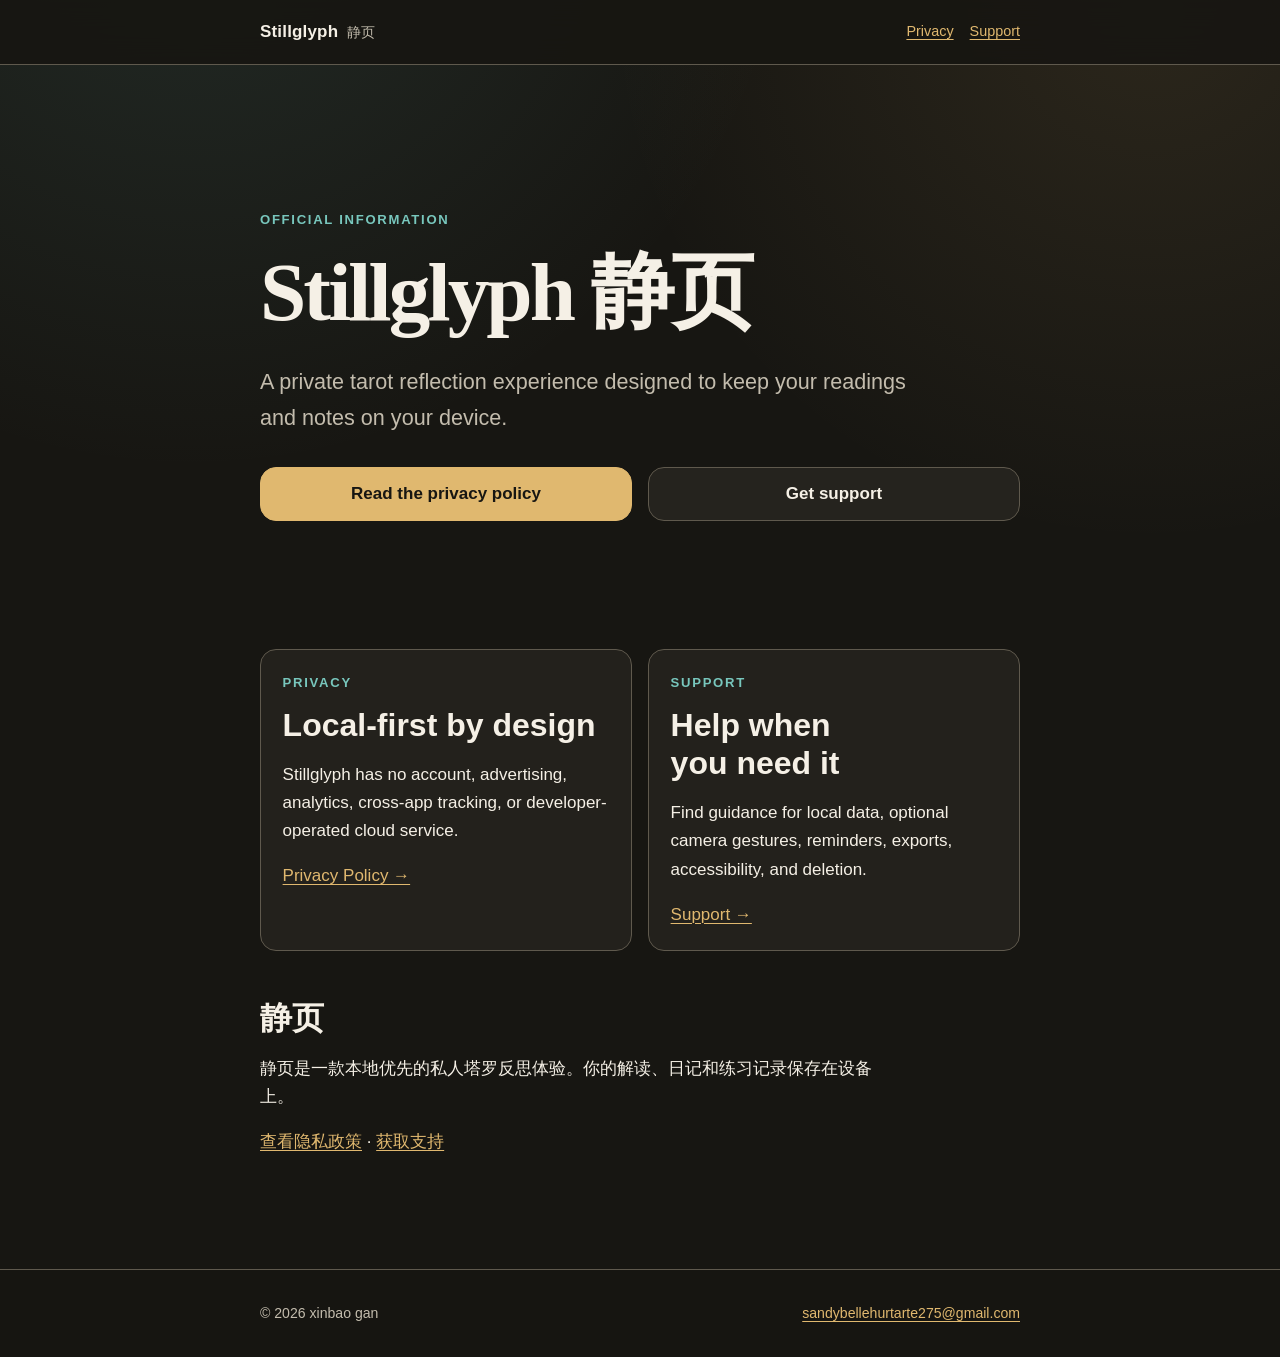
<file: index.html>
<!DOCTYPE html>
<html lang="en">
<head>
  <meta charset="utf-8">
  <meta name="viewport" content="width=device-width, initial-scale=1">
  <meta name="description" content="Official privacy and support information for Stillglyph / 静页.">
  <title>Stillglyph / 静页</title>
  <link rel="stylesheet" href="./styles.css">
</head>
<body>
  <a class="skip-link" href="#content">Skip to content</a>
  <header class="site-header">
    <div class="header-inner">
      <a class="brand" href="./">Stillglyph <span lang="zh-Hans">静页</span></a>
      <nav aria-label="Primary navigation">
        <a href="./privacy/">Privacy</a>
        <a href="./support/">Support</a>
      </nav>
    </div>
  </header>

  <main id="content">
    <section class="hero">
      <p class="eyebrow">Official information</p>
      <h1>Stillglyph <span lang="zh-Hans">静页</span></h1>
      <p class="lede">A private tarot reflection experience designed to keep your readings and notes on your device.</p>
      <div class="actions">
        <a class="action" href="./privacy/">Read the privacy policy</a>
        <a class="action secondary" href="./support/">Get support</a>
      </div>
    </section>

    <section class="card-grid" aria-label="Site information">
      <article class="card">
        <p class="eyebrow">Privacy</p>
        <h2>Local-first by design</h2>
        <p>Stillglyph has no account, advertising, analytics, cross-app tracking, or developer-operated cloud service.</p>
        <p><a href="./privacy/">Privacy Policy →</a></p>
      </article>
      <article class="card">
        <p class="eyebrow">Support</p>
        <h2>Help when you need it</h2>
        <p>Find guidance for local data, optional camera gestures, reminders, exports, accessibility, and deletion.</p>
        <p><a href="./support/">Support →</a></p>
      </article>
    </section>

    <section lang="zh-Hans">
      <h2>静页</h2>
      <p>静页是一款本地优先的私人塔罗反思体验。你的解读、日记和练习记录保存在设备上。</p>
      <p><a href="./privacy/#zh-hans">查看隐私政策</a> · <a href="./support/#zh-hans">获取支持</a></p>
    </section>
  </main>

  <footer class="site-footer">
    <div class="footer-inner">
      <p>© 2026 xinbao gan</p>
      <p><a href="mailto:sandybellehurtarte275@gmail.com">sandybellehurtarte275@gmail.com</a></p>
    </div>
  </footer>
</body>
</html>
</file>
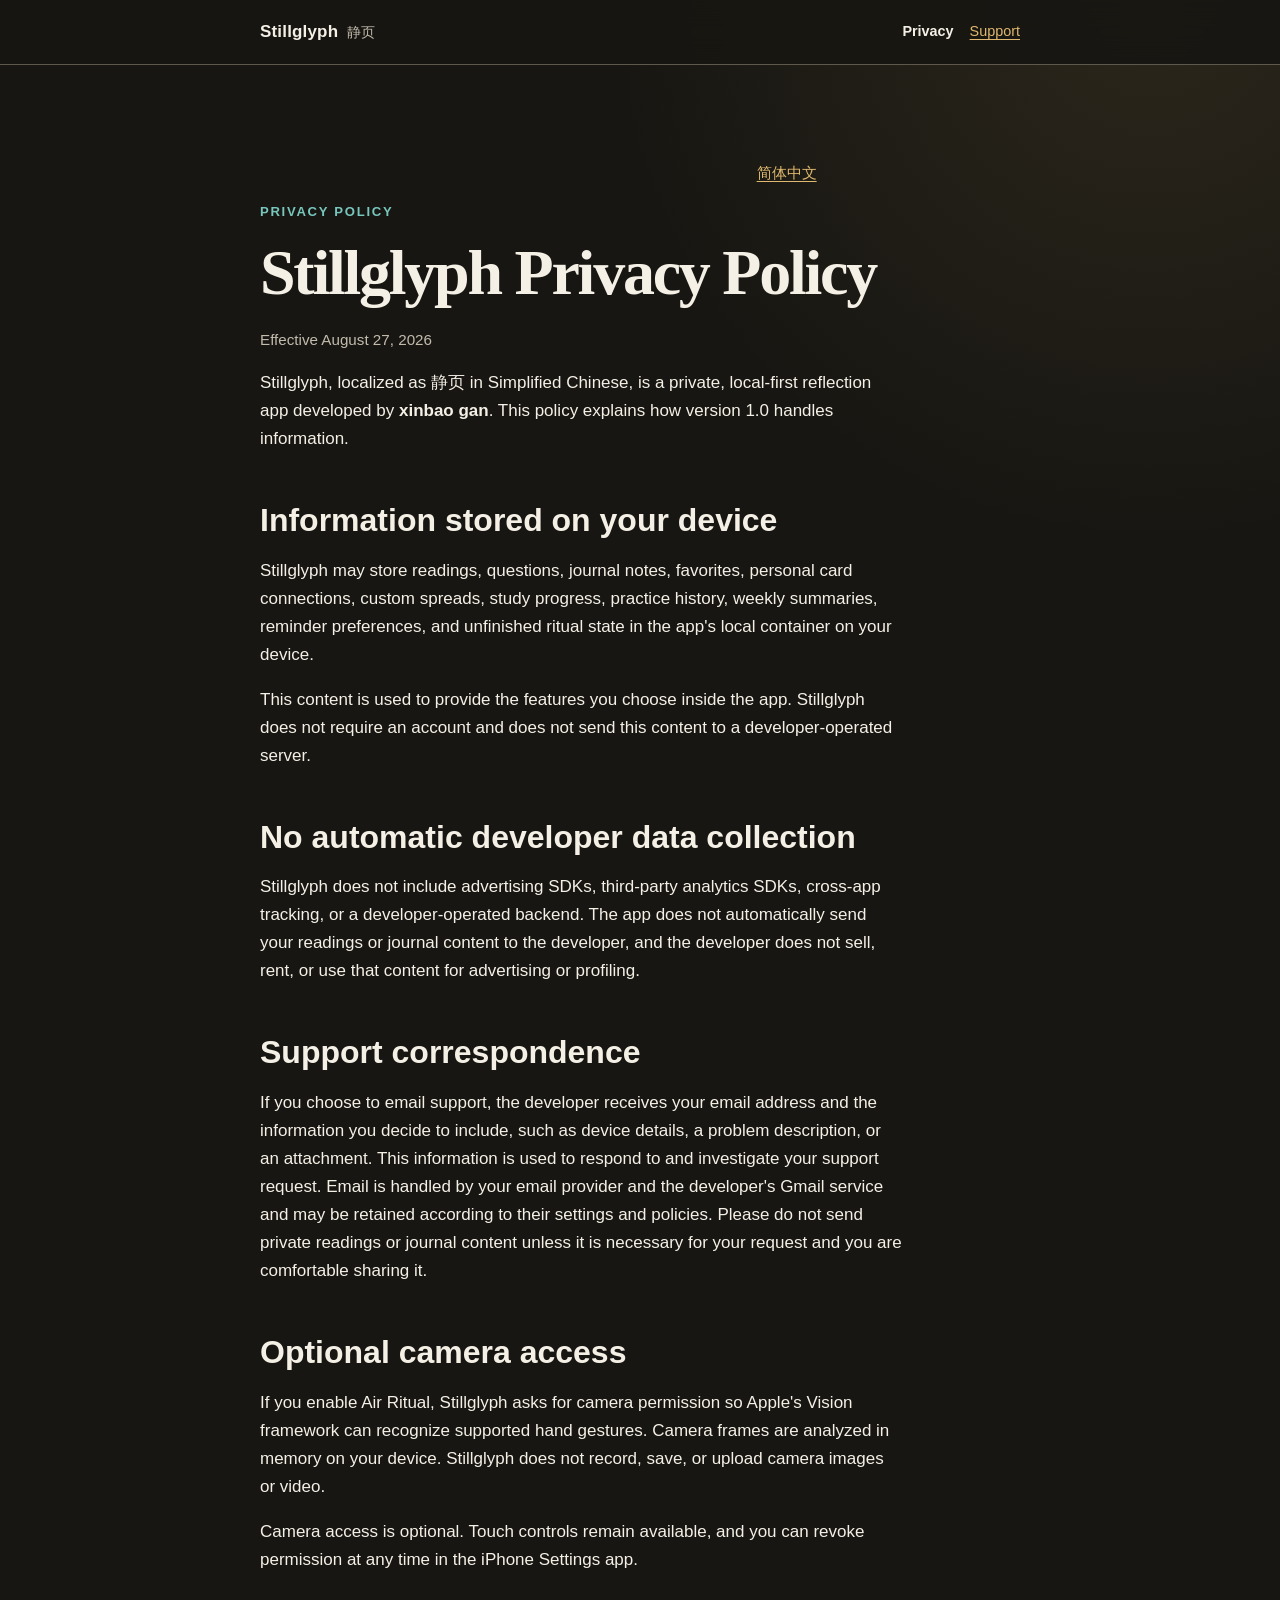
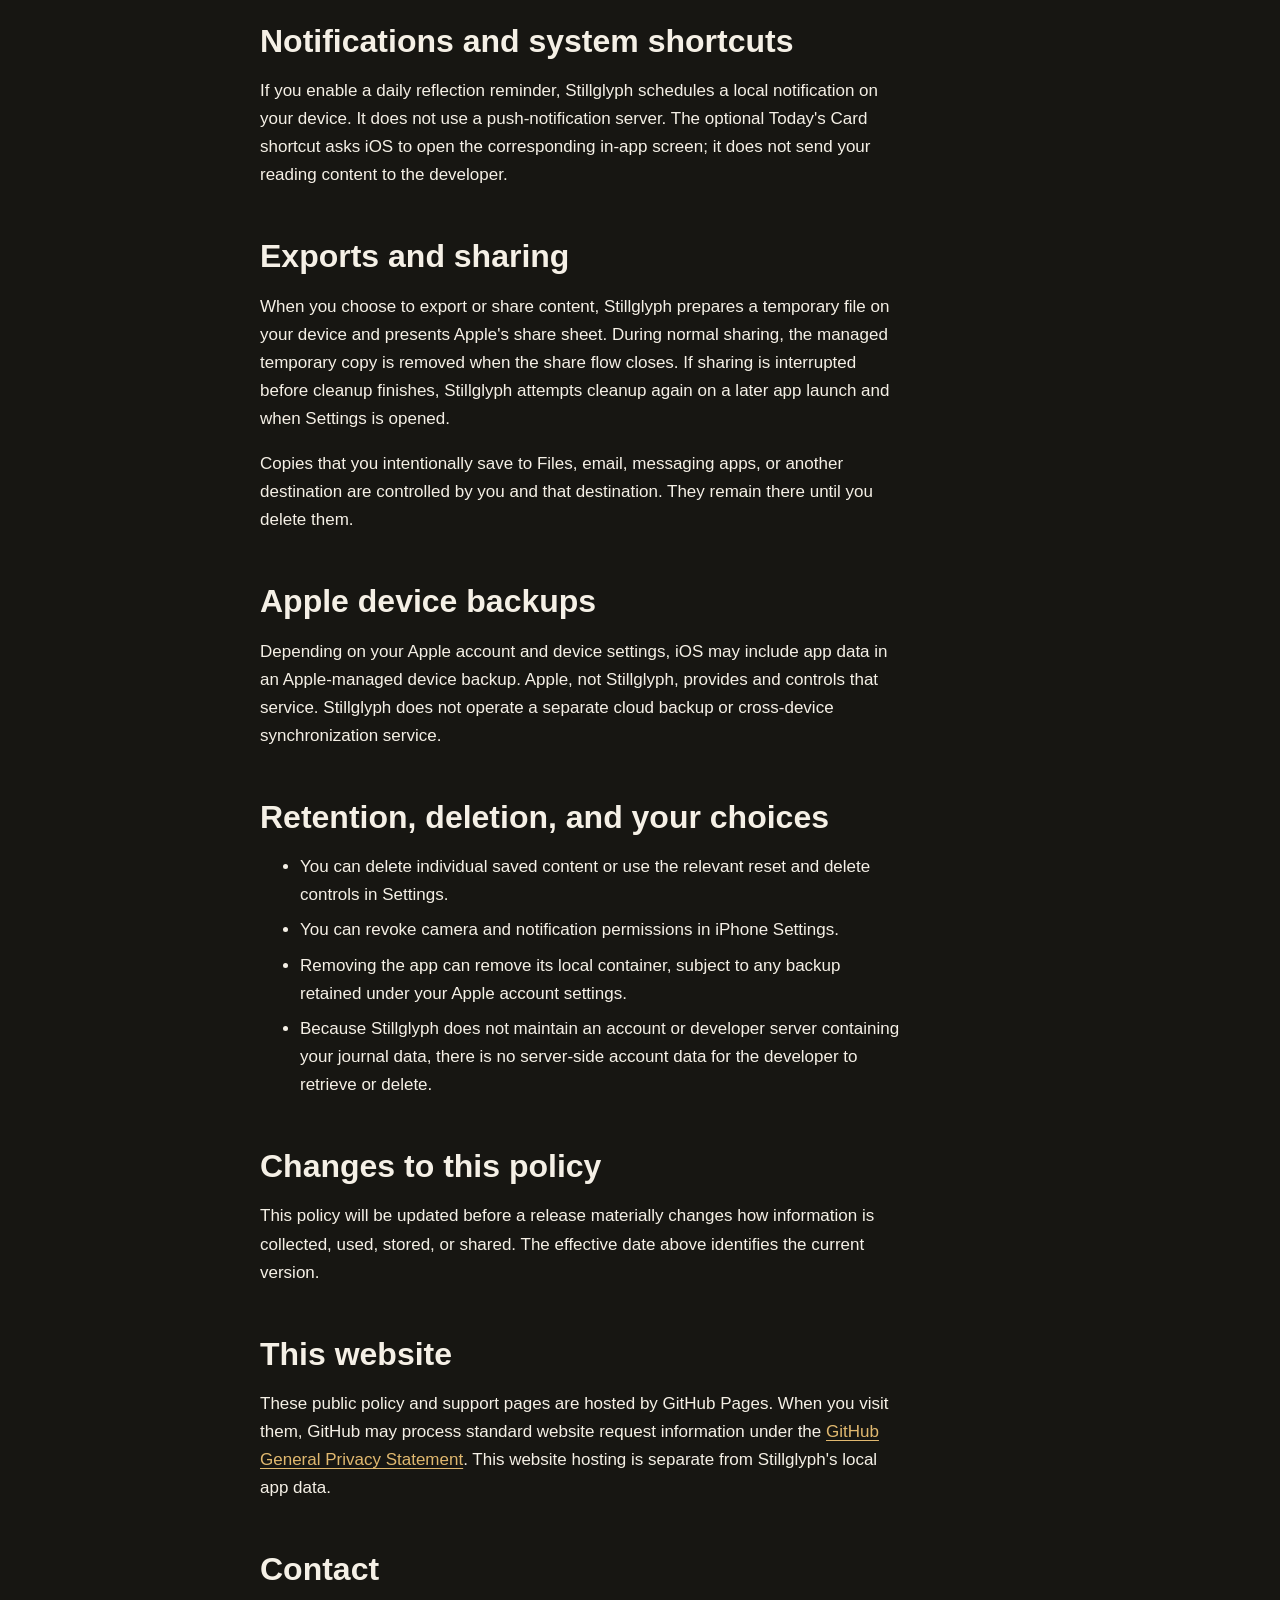
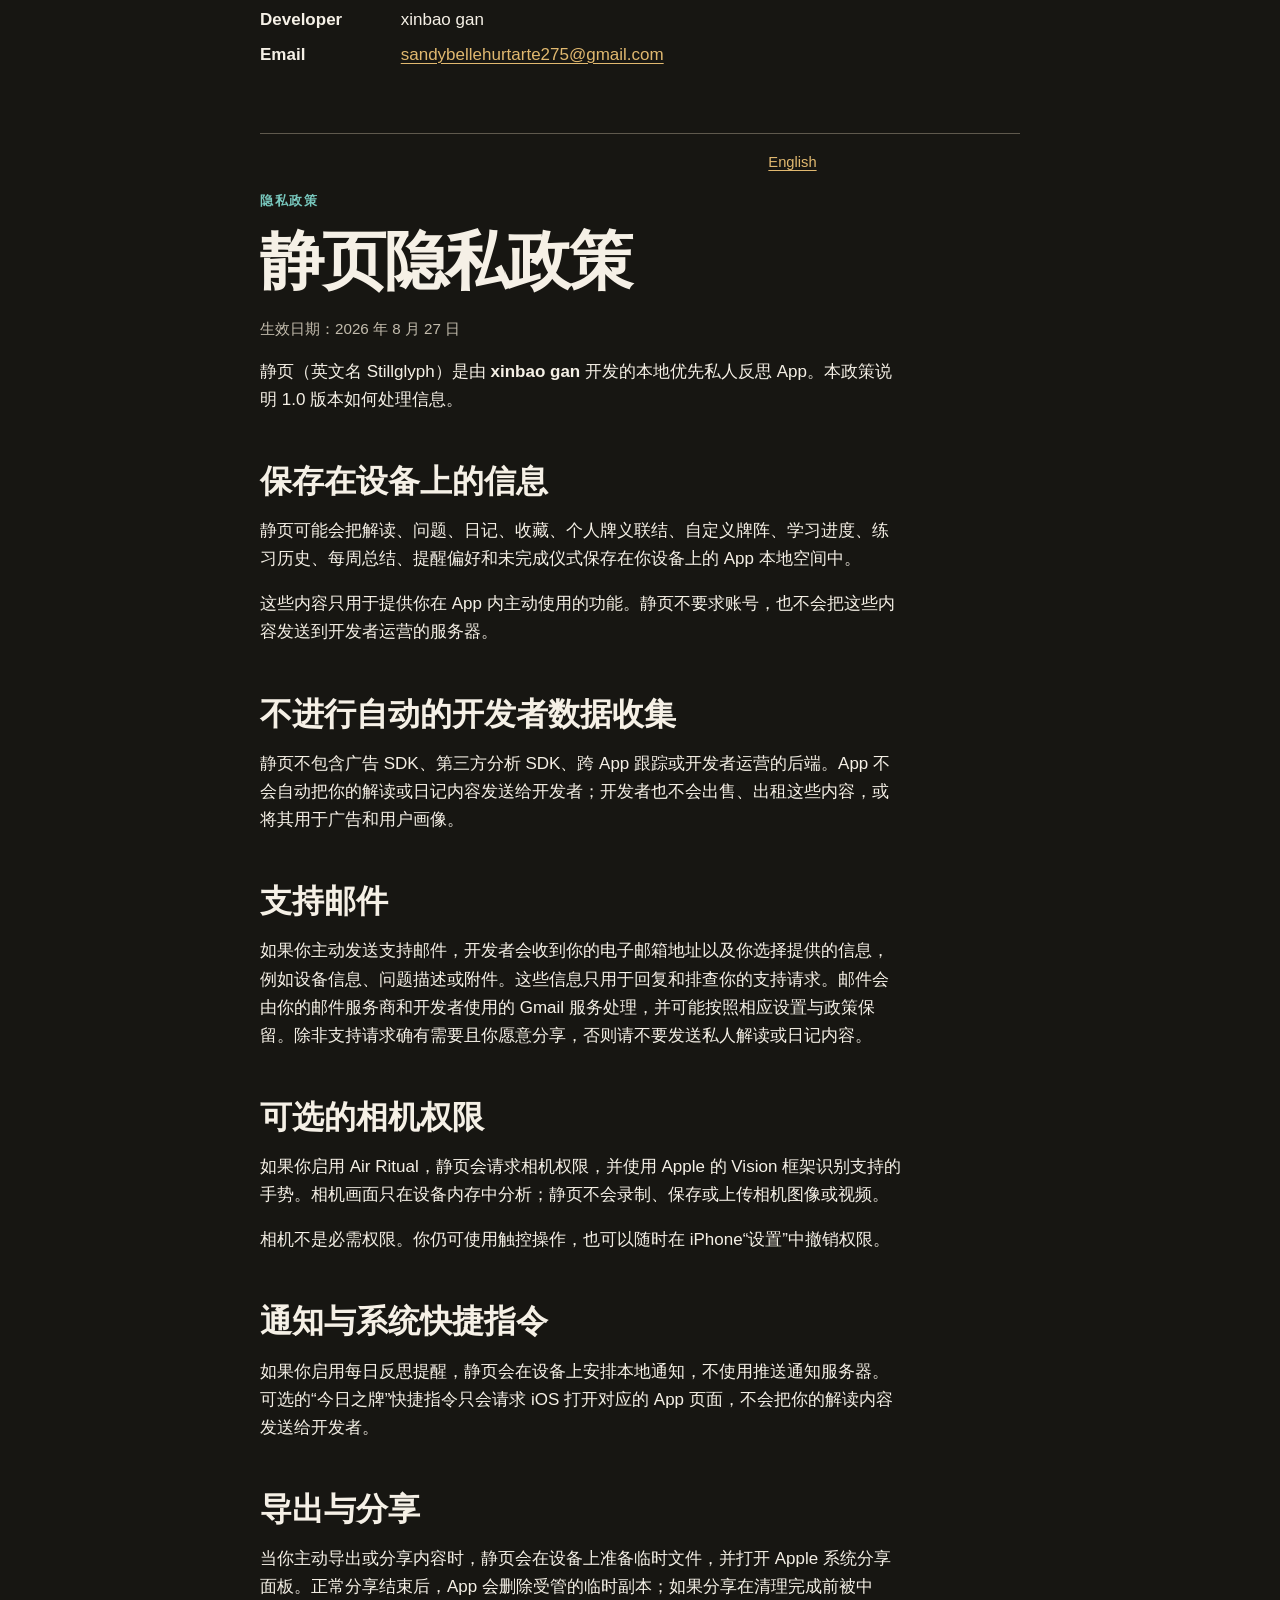
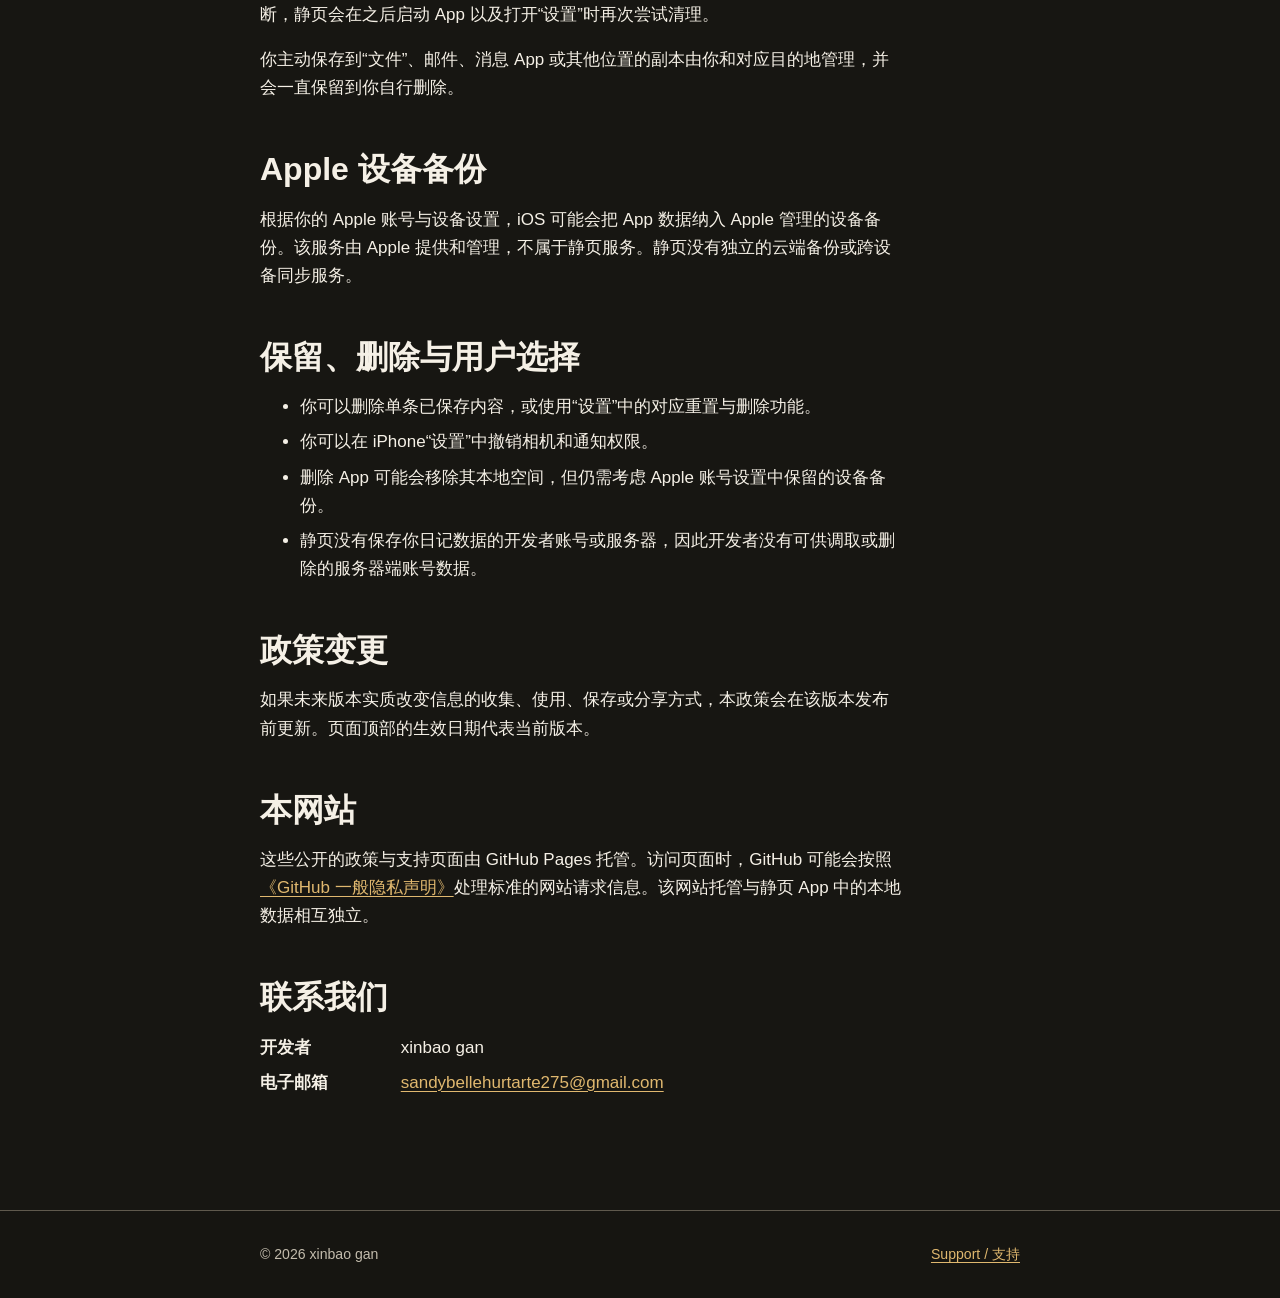
<file: privacy/index.html>
<!DOCTYPE html>
<html lang="en">
<head>
  <meta charset="utf-8">
  <meta name="viewport" content="width=device-width, initial-scale=1">
  <meta name="description" content="Privacy Policy for Stillglyph / 静页.">
  <title>Privacy Policy — Stillglyph / 静页</title>
  <link rel="stylesheet" href="../styles.css">
</head>
<body>
  <a class="skip-link" href="#content">Skip to content</a>
  <header class="site-header">
    <div class="header-inner">
      <a class="brand" href="../">Stillglyph <span lang="zh-Hans">静页</span></a>
      <nav aria-label="Primary navigation">
        <a href="./" aria-current="page">Privacy</a>
        <a href="../support/">Support</a>
      </nav>
    </div>
  </header>

  <main id="content" class="document">
    <section id="en" aria-labelledby="privacy-en">
      <p class="language-jump"><a href="#zh-hans" lang="zh-Hans">简体中文</a></p>
      <p class="eyebrow">Privacy Policy</p>
      <h1 id="privacy-en">Stillglyph Privacy Policy</h1>
      <p class="updated">Effective August 27, 2026</p>
      <p>Stillglyph, localized as <span lang="zh-Hans">静页</span> in Simplified Chinese, is a private, local-first reflection app developed by <strong>xinbao gan</strong>. This policy explains how version 1.0 handles information.</p>

      <h2>Information stored on your device</h2>
      <p>Stillglyph may store readings, questions, journal notes, favorites, personal card connections, custom spreads, study progress, practice history, weekly summaries, reminder preferences, and unfinished ritual state in the app's local container on your device.</p>
      <p>This content is used to provide the features you choose inside the app. Stillglyph does not require an account and does not send this content to a developer-operated server.</p>

      <h2>No automatic developer data collection</h2>
      <p>Stillglyph does not include advertising SDKs, third-party analytics SDKs, cross-app tracking, or a developer-operated backend. The app does not automatically send your readings or journal content to the developer, and the developer does not sell, rent, or use that content for advertising or profiling.</p>

      <h2>Support correspondence</h2>
      <p>If you choose to email support, the developer receives your email address and the information you decide to include, such as device details, a problem description, or an attachment. This information is used to respond to and investigate your support request. Email is handled by your email provider and the developer's Gmail service and may be retained according to their settings and policies. Please do not send private readings or journal content unless it is necessary for your request and you are comfortable sharing it.</p>

      <h2>Optional camera access</h2>
      <p>If you enable Air Ritual, Stillglyph asks for camera permission so Apple's Vision framework can recognize supported hand gestures. Camera frames are analyzed in memory on your device. Stillglyph does not record, save, or upload camera images or video.</p>
      <p>Camera access is optional. Touch controls remain available, and you can revoke permission at any time in the iPhone Settings app.</p>

      <h2>Notifications and system shortcuts</h2>
      <p>If you enable a daily reflection reminder, Stillglyph schedules a local notification on your device. It does not use a push-notification server. The optional Today's Card shortcut asks iOS to open the corresponding in-app screen; it does not send your reading content to the developer.</p>

      <h2>Exports and sharing</h2>
      <p>When you choose to export or share content, Stillglyph prepares a temporary file on your device and presents Apple's share sheet. During normal sharing, the managed temporary copy is removed when the share flow closes. If sharing is interrupted before cleanup finishes, Stillglyph attempts cleanup again on a later app launch and when Settings is opened.</p>
      <p>Copies that you intentionally save to Files, email, messaging apps, or another destination are controlled by you and that destination. They remain there until you delete them.</p>

      <h2>Apple device backups</h2>
      <p>Depending on your Apple account and device settings, iOS may include app data in an Apple-managed device backup. Apple, not Stillglyph, provides and controls that service. Stillglyph does not operate a separate cloud backup or cross-device synchronization service.</p>

      <h2>Retention, deletion, and your choices</h2>
      <ul>
        <li>You can delete individual saved content or use the relevant reset and delete controls in Settings.</li>
        <li>You can revoke camera and notification permissions in iPhone Settings.</li>
        <li>Removing the app can remove its local container, subject to any backup retained under your Apple account settings.</li>
        <li>Because Stillglyph does not maintain an account or developer server containing your journal data, there is no server-side account data for the developer to retrieve or delete.</li>
      </ul>

      <h2>Changes to this policy</h2>
      <p>This policy will be updated before a release materially changes how information is collected, used, stored, or shared. The effective date above identifies the current version.</p>

      <h2>This website</h2>
      <p>These public policy and support pages are hosted by GitHub Pages. When you visit them, GitHub may process standard website request information under the <a href="https://docs.github.com/en/site-policy/privacy-policies/github-general-privacy-statement">GitHub General Privacy Statement</a>. This website hosting is separate from Stillglyph's local app data.</p>

      <h2>Contact</h2>
      <ul class="contact-list">
        <li><strong>Developer</strong> xinbao gan</li>
        <li><strong>Email</strong> <a href="mailto:sandybellehurtarte275@gmail.com">sandybellehurtarte275@gmail.com</a></li>
      </ul>
    </section>

    <section id="zh-hans" lang="zh-Hans" aria-labelledby="privacy-zh">
      <p class="language-jump"><a href="#en" lang="en">English</a></p>
      <p class="eyebrow">隐私政策</p>
      <h1 id="privacy-zh">静页隐私政策</h1>
      <p class="updated">生效日期：2026 年 8 月 27 日</p>
      <p>静页（英文名 Stillglyph）是由 <strong>xinbao gan</strong> 开发的本地优先私人反思 App。本政策说明 1.0 版本如何处理信息。</p>

      <h2>保存在设备上的信息</h2>
      <p>静页可能会把解读、问题、日记、收藏、个人牌义联结、自定义牌阵、学习进度、练习历史、每周总结、提醒偏好和未完成仪式保存在你设备上的 App 本地空间中。</p>
      <p>这些内容只用于提供你在 App 内主动使用的功能。静页不要求账号，也不会把这些内容发送到开发者运营的服务器。</p>

      <h2>不进行自动的开发者数据收集</h2>
      <p>静页不包含广告 SDK、第三方分析 SDK、跨 App 跟踪或开发者运营的后端。App 不会自动把你的解读或日记内容发送给开发者；开发者也不会出售、出租这些内容，或将其用于广告和用户画像。</p>

      <h2>支持邮件</h2>
      <p>如果你主动发送支持邮件，开发者会收到你的电子邮箱地址以及你选择提供的信息，例如设备信息、问题描述或附件。这些信息只用于回复和排查你的支持请求。邮件会由你的邮件服务商和开发者使用的 Gmail 服务处理，并可能按照相应设置与政策保留。除非支持请求确有需要且你愿意分享，否则请不要发送私人解读或日记内容。</p>

      <h2>可选的相机权限</h2>
      <p>如果你启用 Air Ritual，静页会请求相机权限，并使用 Apple 的 Vision 框架识别支持的手势。相机画面只在设备内存中分析；静页不会录制、保存或上传相机图像或视频。</p>
      <p>相机不是必需权限。你仍可使用触控操作，也可以随时在 iPhone“设置”中撤销权限。</p>

      <h2>通知与系统快捷指令</h2>
      <p>如果你启用每日反思提醒，静页会在设备上安排本地通知，不使用推送通知服务器。可选的“今日之牌”快捷指令只会请求 iOS 打开对应的 App 页面，不会把你的解读内容发送给开发者。</p>

      <h2>导出与分享</h2>
      <p>当你主动导出或分享内容时，静页会在设备上准备临时文件，并打开 Apple 系统分享面板。正常分享结束后，App 会删除受管的临时副本；如果分享在清理完成前被中断，静页会在之后启动 App 以及打开“设置”时再次尝试清理。</p>
      <p>你主动保存到“文件”、邮件、消息 App 或其他位置的副本由你和对应目的地管理，并会一直保留到你自行删除。</p>

      <h2>Apple 设备备份</h2>
      <p>根据你的 Apple 账号与设备设置，iOS 可能会把 App 数据纳入 Apple 管理的设备备份。该服务由 Apple 提供和管理，不属于静页服务。静页没有独立的云端备份或跨设备同步服务。</p>

      <h2>保留、删除与用户选择</h2>
      <ul>
        <li>你可以删除单条已保存内容，或使用“设置”中的对应重置与删除功能。</li>
        <li>你可以在 iPhone“设置”中撤销相机和通知权限。</li>
        <li>删除 App 可能会移除其本地空间，但仍需考虑 Apple 账号设置中保留的设备备份。</li>
        <li>静页没有保存你日记数据的开发者账号或服务器，因此开发者没有可供调取或删除的服务器端账号数据。</li>
      </ul>

      <h2>政策变更</h2>
      <p>如果未来版本实质改变信息的收集、使用、保存或分享方式，本政策会在该版本发布前更新。页面顶部的生效日期代表当前版本。</p>

      <h2>本网站</h2>
      <p>这些公开的政策与支持页面由 GitHub Pages 托管。访问页面时，GitHub 可能会按照<a href="https://docs.github.com/zh/site-policy/privacy-policies/github-general-privacy-statement">《GitHub 一般隐私声明》</a>处理标准的网站请求信息。该网站托管与静页 App 中的本地数据相互独立。</p>

      <h2>联系我们</h2>
      <ul class="contact-list">
        <li><strong>开发者</strong> xinbao gan</li>
        <li><strong>电子邮箱</strong> <a href="mailto:sandybellehurtarte275@gmail.com">sandybellehurtarte275@gmail.com</a></li>
      </ul>
    </section>
  </main>

  <footer class="site-footer">
    <div class="footer-inner">
      <p>© 2026 xinbao gan</p>
      <p><a href="../support/">Support / 支持</a></p>
    </div>
  </footer>
</body>
</html>
</file>
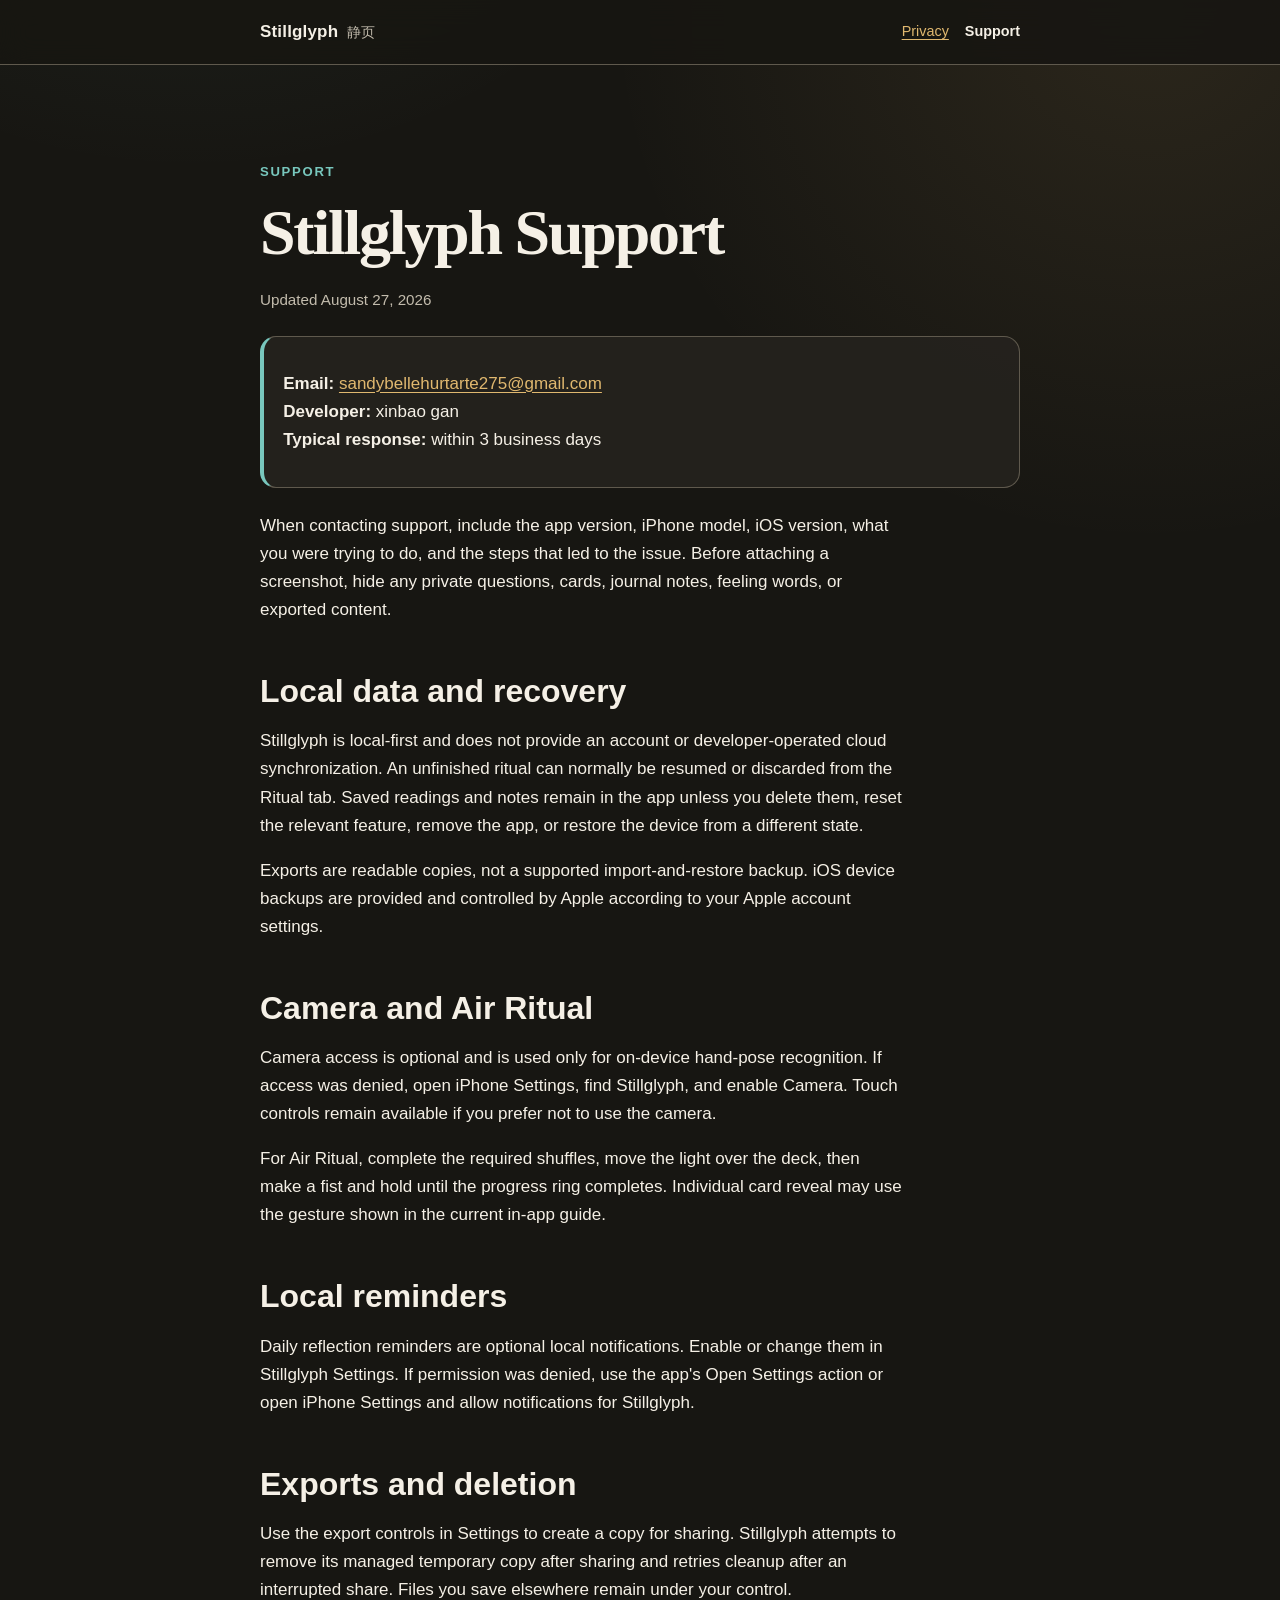
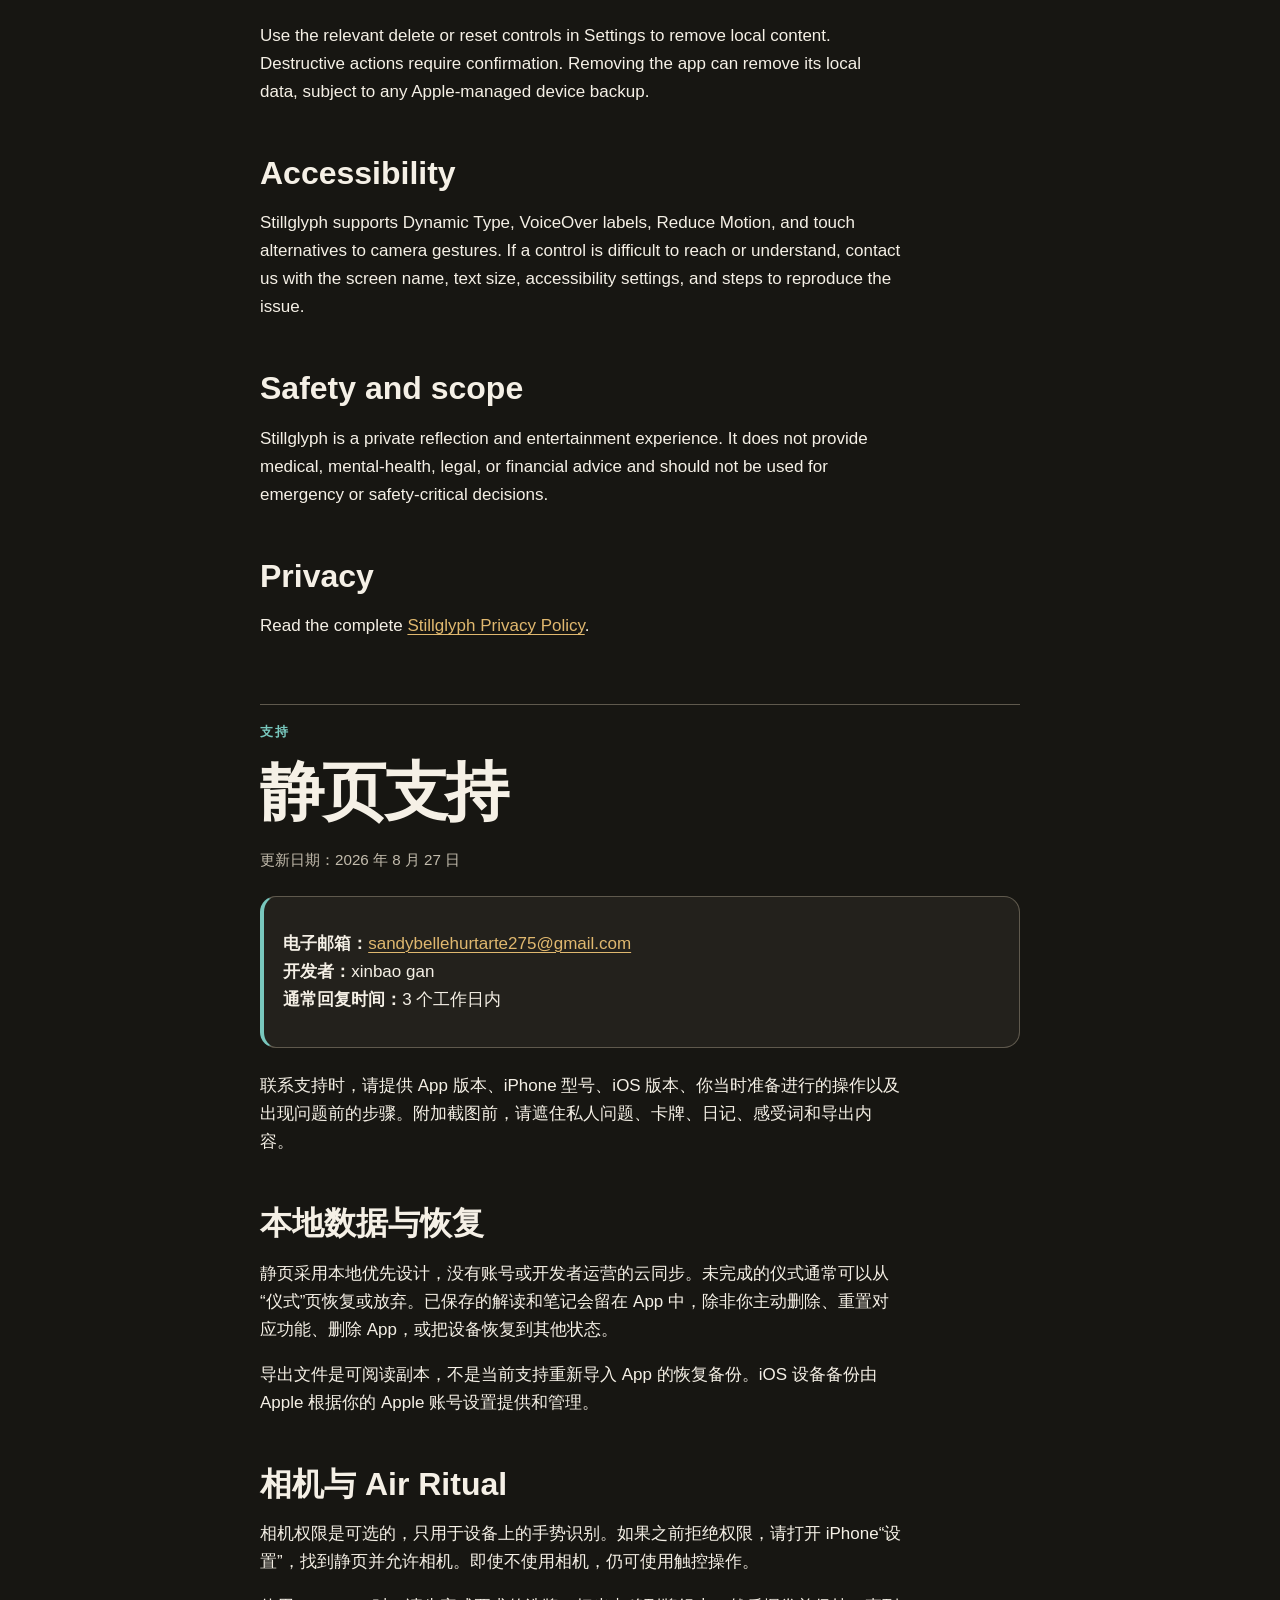
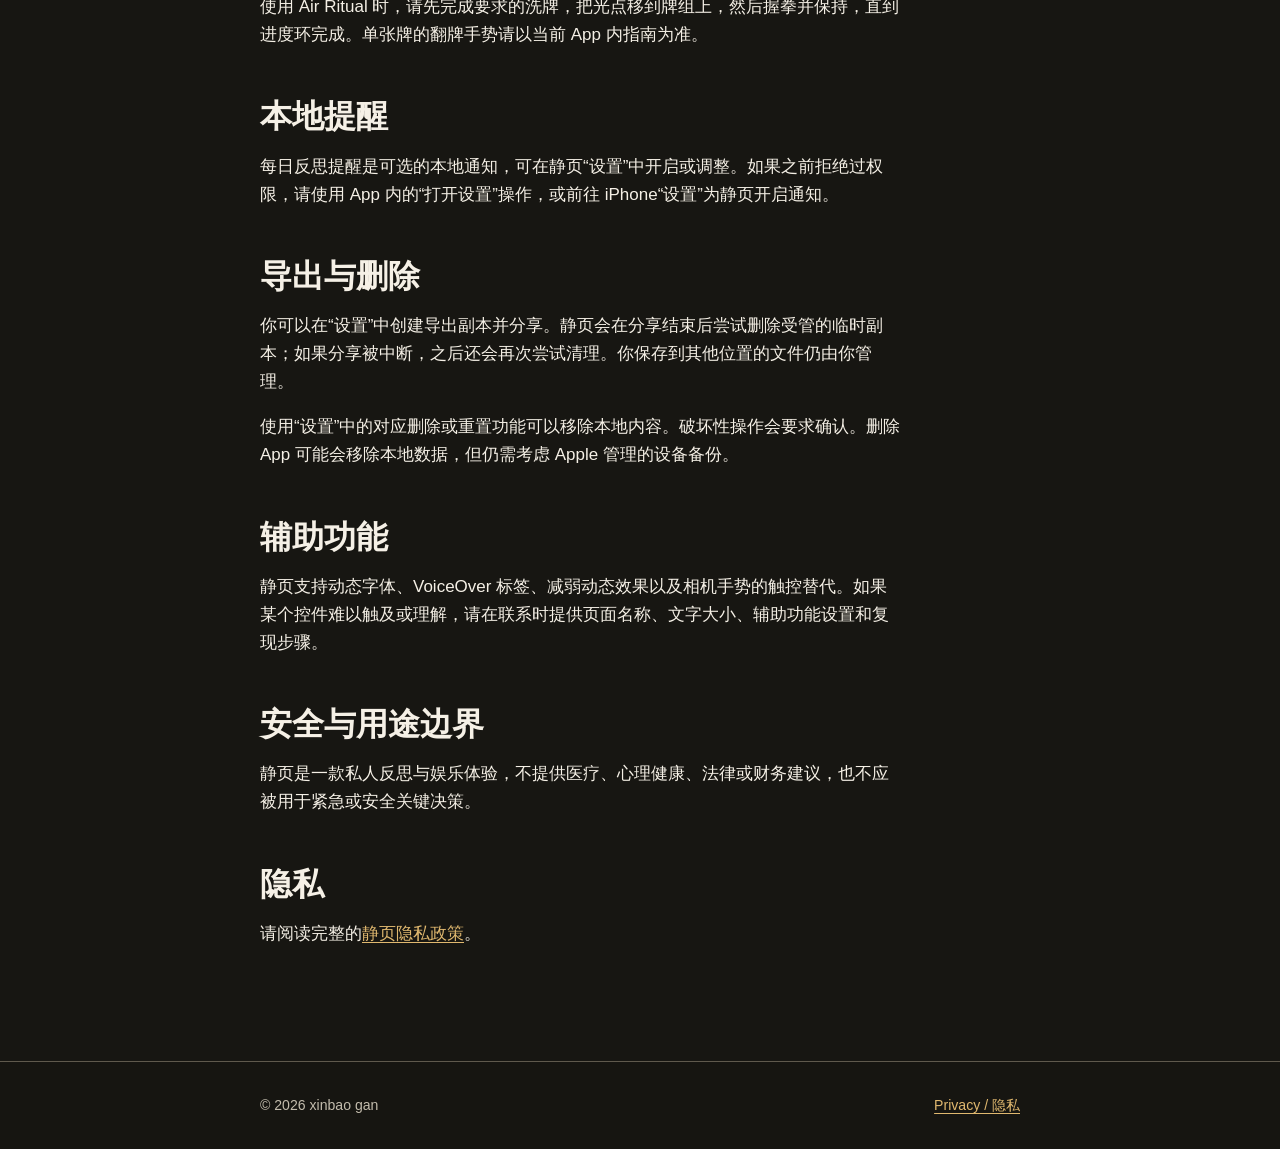
<file: support/index.html>
<!DOCTYPE html>
<html lang="en">
<head>
  <meta charset="utf-8">
  <meta name="viewport" content="width=device-width, initial-scale=1">
  <meta name="description" content="Support information for Stillglyph / 静页.">
  <title>Support — Stillglyph / 静页</title>
  <link rel="stylesheet" href="../styles.css">
</head>
<body>
  <a class="skip-link" href="#content">Skip to content</a>
  <header class="site-header">
    <div class="header-inner">
      <a class="brand" href="../">Stillglyph <span lang="zh-Hans">静页</span></a>
      <nav aria-label="Primary navigation">
        <a href="../privacy/">Privacy</a>
        <a href="./" aria-current="page">Support</a>
      </nav>
    </div>
  </header>

  <main id="content" class="document">
    <section aria-labelledby="support-en">
      <p class="eyebrow">Support</p>
      <h1 id="support-en">Stillglyph Support</h1>
      <p class="updated">Updated August 27, 2026</p>
      <div class="notice">
        <p><strong>Email:</strong> <a href="mailto:sandybellehurtarte275@gmail.com">sandybellehurtarte275@gmail.com</a><br>
        <strong>Developer:</strong> xinbao gan<br>
        <strong>Typical response:</strong> within 3 business days</p>
      </div>
      <p>When contacting support, include the app version, iPhone model, iOS version, what you were trying to do, and the steps that led to the issue. Before attaching a screenshot, hide any private questions, cards, journal notes, feeling words, or exported content.</p>

      <h2>Local data and recovery</h2>
      <p>Stillglyph is local-first and does not provide an account or developer-operated cloud synchronization. An unfinished ritual can normally be resumed or discarded from the Ritual tab. Saved readings and notes remain in the app unless you delete them, reset the relevant feature, remove the app, or restore the device from a different state.</p>
      <p>Exports are readable copies, not a supported import-and-restore backup. iOS device backups are provided and controlled by Apple according to your Apple account settings.</p>

      <h2>Camera and Air Ritual</h2>
      <p>Camera access is optional and is used only for on-device hand-pose recognition. If access was denied, open iPhone Settings, find Stillglyph, and enable Camera. Touch controls remain available if you prefer not to use the camera.</p>
      <p>For Air Ritual, complete the required shuffles, move the light over the deck, then make a fist and hold until the progress ring completes. Individual card reveal may use the gesture shown in the current in-app guide.</p>

      <h2>Local reminders</h2>
      <p>Daily reflection reminders are optional local notifications. Enable or change them in Stillglyph Settings. If permission was denied, use the app's Open Settings action or open iPhone Settings and allow notifications for Stillglyph.</p>

      <h2>Exports and deletion</h2>
      <p>Use the export controls in Settings to create a copy for sharing. Stillglyph attempts to remove its managed temporary copy after sharing and retries cleanup after an interrupted share. Files you save elsewhere remain under your control.</p>
      <p>Use the relevant delete or reset controls in Settings to remove local content. Destructive actions require confirmation. Removing the app can remove its local data, subject to any Apple-managed device backup.</p>

      <h2>Accessibility</h2>
      <p>Stillglyph supports Dynamic Type, VoiceOver labels, Reduce Motion, and touch alternatives to camera gestures. If a control is difficult to reach or understand, contact us with the screen name, text size, accessibility settings, and steps to reproduce the issue.</p>

      <h2>Safety and scope</h2>
      <p>Stillglyph is a private reflection and entertainment experience. It does not provide medical, mental-health, legal, or financial advice and should not be used for emergency or safety-critical decisions.</p>

      <h2>Privacy</h2>
      <p>Read the complete <a href="../privacy/">Stillglyph Privacy Policy</a>.</p>
    </section>

    <section id="zh-hans" lang="zh-Hans" aria-labelledby="support-zh">
      <p class="eyebrow">支持</p>
      <h1 id="support-zh">静页支持</h1>
      <p class="updated">更新日期：2026 年 8 月 27 日</p>
      <div class="notice">
        <p><strong>电子邮箱：</strong><a href="mailto:sandybellehurtarte275@gmail.com">sandybellehurtarte275@gmail.com</a><br>
        <strong>开发者：</strong>xinbao gan<br>
        <strong>通常回复时间：</strong>3 个工作日内</p>
      </div>
      <p>联系支持时，请提供 App 版本、iPhone 型号、iOS 版本、你当时准备进行的操作以及出现问题前的步骤。附加截图前，请遮住私人问题、卡牌、日记、感受词和导出内容。</p>

      <h2>本地数据与恢复</h2>
      <p>静页采用本地优先设计，没有账号或开发者运营的云同步。未完成的仪式通常可以从“仪式”页恢复或放弃。已保存的解读和笔记会留在 App 中，除非你主动删除、重置对应功能、删除 App，或把设备恢复到其他状态。</p>
      <p>导出文件是可阅读副本，不是当前支持重新导入 App 的恢复备份。iOS 设备备份由 Apple 根据你的 Apple 账号设置提供和管理。</p>

      <h2>相机与 Air Ritual</h2>
      <p>相机权限是可选的，只用于设备上的手势识别。如果之前拒绝权限，请打开 iPhone“设置”，找到静页并允许相机。即使不使用相机，仍可使用触控操作。</p>
      <p>使用 Air Ritual 时，请先完成要求的洗牌，把光点移到牌组上，然后握拳并保持，直到进度环完成。单张牌的翻牌手势请以当前 App 内指南为准。</p>

      <h2>本地提醒</h2>
      <p>每日反思提醒是可选的本地通知，可在静页“设置”中开启或调整。如果之前拒绝过权限，请使用 App 内的“打开设置”操作，或前往 iPhone“设置”为静页开启通知。</p>

      <h2>导出与删除</h2>
      <p>你可以在“设置”中创建导出副本并分享。静页会在分享结束后尝试删除受管的临时副本；如果分享被中断，之后还会再次尝试清理。你保存到其他位置的文件仍由你管理。</p>
      <p>使用“设置”中的对应删除或重置功能可以移除本地内容。破坏性操作会要求确认。删除 App 可能会移除本地数据，但仍需考虑 Apple 管理的设备备份。</p>

      <h2>辅助功能</h2>
      <p>静页支持动态字体、VoiceOver 标签、减弱动态效果以及相机手势的触控替代。如果某个控件难以触及或理解，请在联系时提供页面名称、文字大小、辅助功能设置和复现步骤。</p>

      <h2>安全与用途边界</h2>
      <p>静页是一款私人反思与娱乐体验，不提供医疗、心理健康、法律或财务建议，也不应被用于紧急或安全关键决策。</p>

      <h2>隐私</h2>
      <p>请阅读完整的<a href="../privacy/#zh-hans">静页隐私政策</a>。</p>
    </section>
  </main>

  <footer class="site-footer">
    <div class="footer-inner">
      <p>© 2026 xinbao gan</p>
      <p><a href="../privacy/">Privacy / 隐私</a></p>
    </div>
  </footer>
</body>
</html>
</file>
<file: styles.css>
:root {
  color-scheme: dark;
  --background: #171612;
  --surface: #25231e;
  --surface-strong: #302d26;
  --ink: #f5f0e6;
  --muted: #c3bcad;
  --brass: #e0b86f;
  --teal: #78c7bd;
  --line: #5f594d;
  --focus: #f6d48f;
  --max-width: 760px;
}

* {
  box-sizing: border-box;
}

html {
  scroll-behavior: smooth;
}

body {
  margin: 0;
  background:
    radial-gradient(circle at 15% -10%, rgba(120, 199, 189, 0.12), transparent 38rem),
    radial-gradient(circle at 90% 0%, rgba(224, 184, 111, 0.10), transparent 34rem),
    var(--background);
  color: var(--ink);
  font-family: -apple-system, BlinkMacSystemFont, "SF Pro Text", "Segoe UI", sans-serif;
  font-size: 17px;
  line-height: 1.65;
}

a {
  color: var(--brass);
  text-decoration-thickness: 0.08em;
  text-underline-offset: 0.18em;
}

a:hover {
  color: #f0cc8c;
}

a:focus-visible,
button:focus-visible {
  outline: 3px solid var(--focus);
  outline-offset: 4px;
  border-radius: 4px;
}

.skip-link {
  position: absolute;
  left: 1rem;
  top: -5rem;
  z-index: 10;
  padding: 0.75rem 1rem;
  background: var(--ink);
  color: var(--background);
  border-radius: 0.5rem;
}

.skip-link:focus {
  top: 1rem;
}

.site-header,
.site-footer {
  border-color: var(--line);
  border-style: solid;
  background: rgba(23, 22, 18, 0.92);
  backdrop-filter: blur(14px);
}

.site-header {
  position: sticky;
  top: 0;
  z-index: 5;
  border-width: 0 0 1px;
}

.header-inner,
.footer-inner,
main {
  width: min(calc(100% - 2rem), var(--max-width));
  margin-inline: auto;
}

.header-inner {
  min-height: 4rem;
  display: flex;
  align-items: center;
  justify-content: space-between;
  gap: 1rem;
}

.brand {
  display: inline-flex;
  align-items: baseline;
  gap: 0.55rem;
  color: var(--ink);
  font-weight: 700;
  letter-spacing: 0.01em;
  text-decoration: none;
}

.brand span {
  color: var(--muted);
  font-size: 0.88rem;
  font-weight: 500;
}

nav {
  display: flex;
  flex-wrap: wrap;
  gap: 0.35rem 1rem;
  justify-content: flex-end;
  font-size: 0.9rem;
}

nav a[aria-current="page"] {
  color: var(--ink);
  text-decoration: none;
  font-weight: 650;
}

main {
  padding-block: clamp(3rem, 8vw, 6rem);
}

.hero {
  padding-block: clamp(1rem, 5vw, 3rem) clamp(3rem, 8vw, 6rem);
}

.eyebrow {
  margin: 0 0 0.75rem;
  color: var(--teal);
  font-size: 0.82rem;
  font-weight: 750;
  letter-spacing: 0.13em;
  text-transform: uppercase;
}

h1,
h2,
h3 {
  line-height: 1.2;
  text-wrap: balance;
}

h1 {
  max-width: 16ch;
  margin: 0;
  font-family: ui-serif, Georgia, "Times New Roman", serif;
  font-size: clamp(2.5rem, 9vw, 5.2rem);
  font-weight: 600;
  letter-spacing: -0.035em;
}

.document h1 {
  max-width: none;
  font-size: clamp(2.2rem, 7vw, 4rem);
}

h2 {
  margin: 3rem 0 1rem;
  font-size: clamp(1.45rem, 4vw, 2rem);
}

h3 {
  margin: 2rem 0 0.65rem;
  font-size: 1.13rem;
}

p,
ul,
ol {
  max-width: 68ch;
}

li + li {
  margin-top: 0.45rem;
}

.lede {
  max-width: 42rem;
  margin: 1.35rem 0 0;
  color: var(--muted);
  font-size: clamp(1.1rem, 2.5vw, 1.35rem);
}

.actions,
.card-grid {
  display: grid;
  grid-template-columns: repeat(2, minmax(0, 1fr));
  gap: 1rem;
}

.actions {
  margin-top: 2rem;
}

.action,
.card,
.notice {
  border: 1px solid var(--line);
  border-radius: 1rem;
  background: rgba(37, 35, 30, 0.88);
}

.action {
  min-height: 3.25rem;
  display: inline-flex;
  align-items: center;
  justify-content: center;
  padding: 0.75rem 1rem;
  color: var(--background);
  background: var(--brass);
  border-color: var(--brass);
  font-weight: 720;
  text-decoration: none;
}

.action.secondary {
  color: var(--ink);
  background: var(--surface);
  border-color: var(--line);
}

.card-grid {
  margin-top: 2rem;
}

.card {
  padding: 1.35rem;
}

.card h2,
.card h3 {
  margin-top: 0;
}

.card p:last-child {
  margin-bottom: 0;
}

.meta,
.updated {
  color: var(--muted);
  font-size: 0.95rem;
}

.language-jump {
  margin: 0 0 1rem;
  font-size: 0.92rem;
  text-align: right;
}

.document section + section {
  margin-top: 4rem;
  padding-top: 1rem;
  border-top: 1px solid var(--line);
}

.notice {
  margin-block: 1.5rem;
  padding: 1rem 1.2rem;
  border-left: 4px solid var(--teal);
}

.contact-list {
  list-style: none;
  padding: 0;
}

.contact-list strong {
  display: inline-block;
  min-width: 8.5rem;
}

.site-footer {
  border-width: 1px 0 0;
}

.footer-inner {
  display: flex;
  justify-content: space-between;
  gap: 1rem;
  padding-block: 2rem;
  color: var(--muted);
  font-size: 0.88rem;
}

.footer-inner p {
  margin: 0;
}

@media (max-width: 620px) {
  .header-inner,
  .footer-inner {
    align-items: flex-start;
    flex-direction: column;
    padding-block: 0.9rem;
  }

  .site-header {
    position: static;
  }

  nav {
    justify-content: flex-start;
  }

  .actions,
  .card-grid {
    grid-template-columns: 1fr;
  }

  .contact-list strong {
    display: block;
  }
}

@media (prefers-reduced-motion: reduce) {
  html {
    scroll-behavior: auto;
  }
}
</file>
